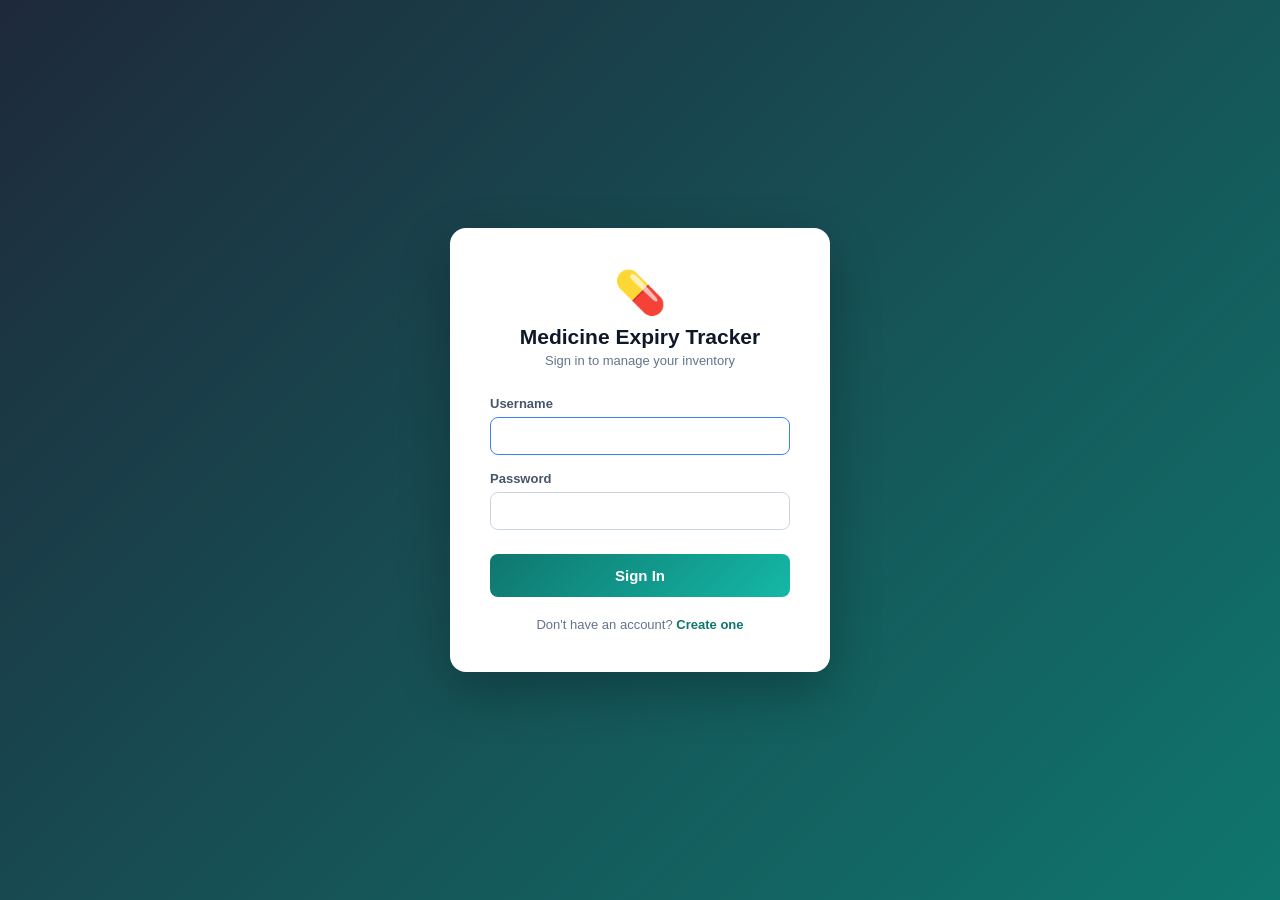
<file: frontend/index.html>
<!DOCTYPE html>
<html lang="en">
<head>
    <meta charset="UTF-8">
    <title>Medicine Expiry Tracker - Dashboard</title>
    <link rel="stylesheet" href="style.css">
</head>
<body>

    <nav>
        <h1>💊 Medicine Expiry Tracker</h1>
        <div class="nav-links">
            <a href="index.html" class="active">Dashboard</a>
            <div class="nav-user">
                <span class="nav-username">👤 <strong id="navUsername">...</strong></span>
                <button id="logoutBtn" class="logout-btn">Logout</button>
            </div>
        </div>
    </nav>

    <div class="container">
        <div class="page-header">
            <h2>Dashboard</h2>
        </div>

        <div id="banner" class="banner banner-error"></div>

        <div id="pharmacistIdWrap"></div>

        <div id="pendingAlert" class="pending-alert" style="display:none;">
            <span id="pendingAlertText"></span>
            <a href="admin-approvals.html" class="btn btn-sm" style="background:#92400e;">Review Requests</a>
        </div>

        <div class="stats-grid">
            <div class="stat-card stat-total">
                <h3>Total Medicines</h3>
                <p id="totalMedicines">–</p>
            </div>
            <div class="stat-card stat-total">
                <h3>Total Quantity</h3>
                <p id="totalQuantity">–</p>
            </div>
            <div class="stat-card stat-safe clickable" onclick="goToStatus('Safe')">
                <h3>Safe</h3>
                <p id="safeCount">–</p>
            </div>
            <div class="stat-card stat-soon clickable" onclick="goToStatus('Expiring Soon')">
                <h3>Expiring Soon</h3>
                <p id="soonCount">–</p>
            </div>
            <div class="stat-card stat-urgent clickable" onclick="goToStatus('Urgent')">
                <h3>Urgent</h3>
                <p id="urgentCount">–</p>
            </div>
            <div class="stat-card stat-expired clickable" onclick="goToStatus('Expired')">
                <h3>Expired</h3>
                <p id="expiredCount">–</p>
            </div>
        </div>

        <div class="action-row">
            <div class="action-card" onclick="window.location.href='report.html'">
                <div class="action-icon">📊</div>
                <div class="action-label">Report</div>
                <div class="action-desc">Charts & PDF export</div>
            </div>
            <div class="action-card" id="requestActionCard" onclick="window.location.href='request.html'">
                <div class="action-icon">🔄</div>
                <div class="action-label" id="requestActionLabel">Request</div>
                <div class="action-desc" id="requestActionDesc">Request stock from others</div>
            </div>
            <div class="action-card" id="viewMedicinesCard" onclick="window.location.href='view-medicines.html'">
                <div class="action-icon">📦</div>
                <div class="action-label">View Medicines</div>
                <div class="action-desc">Browse by category</div>
            </div>
            <div class="action-card" id="stockByUserCard" style="display:none;" onclick="window.location.href='admin-stock-by-user.html'">
                <div class="action-icon">👥</div>
                <div class="action-label">Stock by User</div>
                <div class="action-desc">View each pharmacist's inventory</div>
            </div>
        </div>
    </div>

    <script src="auth.js"></script>
    <script src="script.js"></script>
</body>
</html>
</file>
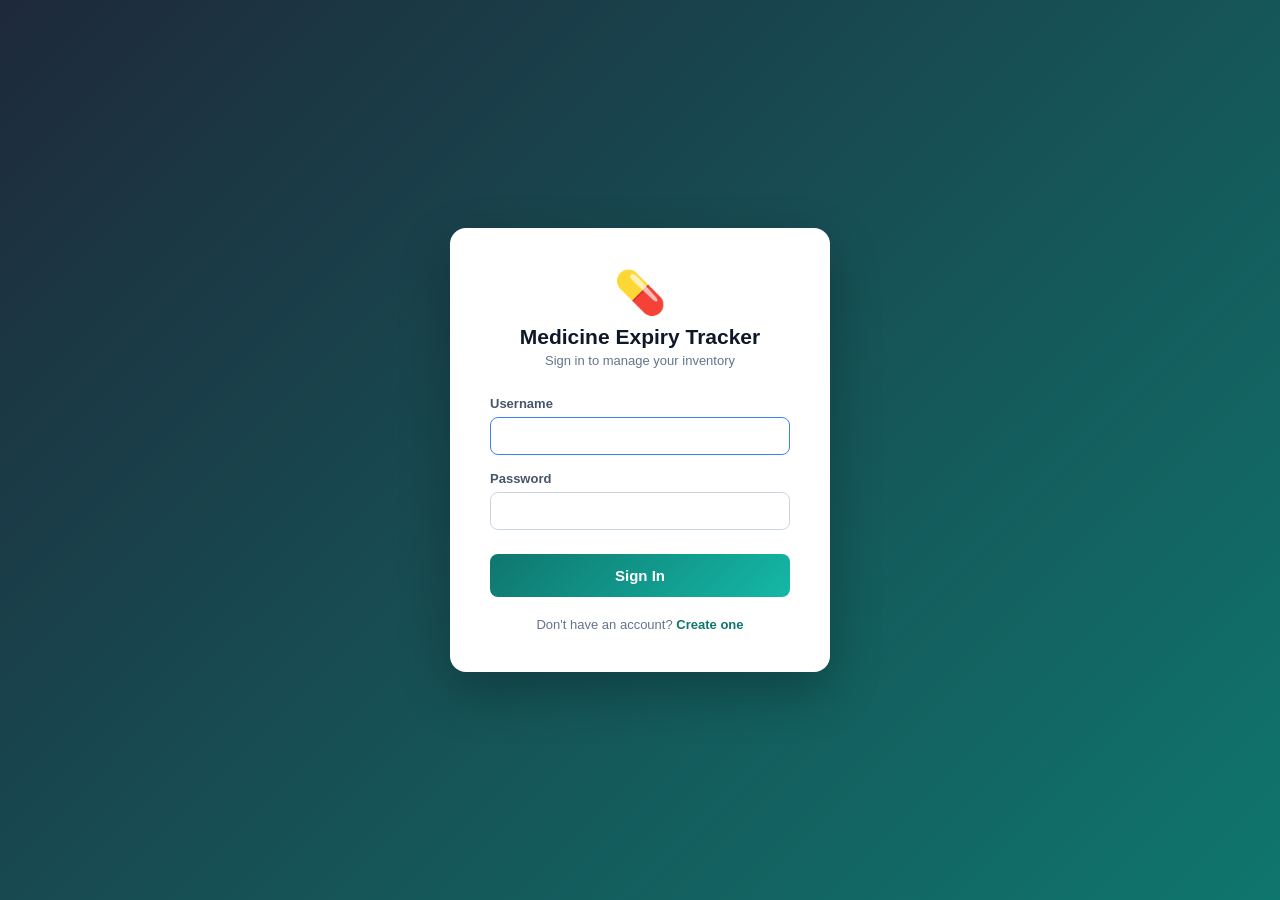
<file: frontend/admin-approvals.html>
<!DOCTYPE html>
<html lang="en">
<head>
    <meta charset="UTF-8">
    <title>Pending Approvals - Medicine Expiry Tracker</title>
    <link rel="stylesheet" href="style.css">
</head>
<body>

    <nav>
        <h1>💊 Medicine Expiry Tracker</h1>
        <div class="nav-links">
            <button id="backBtn" class="back-btn">← Back</button>
            <div class="nav-user">
                <span class="nav-username">👤 <strong id="navUsername">...</strong></span>
                <button id="logoutBtn" class="logout-btn">Logout</button>
            </div>
        </div>
    </nav>

    <div class="container">
        <div class="page-header">
            <h2>Registration Requests</h2>
        </div>
        <p style="color:#64748b; font-size:14px; margin-bottom:20px;">
            New pharmacists who register need your approval before they can log in. Approving assigns them a unique Pharmacist ID.
        </p>

        <div id="banner" class="banner banner-error"></div>

        <div id="pendingWrap"></div>
    </div>

    <script src="auth.js"></script>
    <script src="script.js"></script>
    <script src="admin-approvals.js"></script>
</body>
</html>
</file>
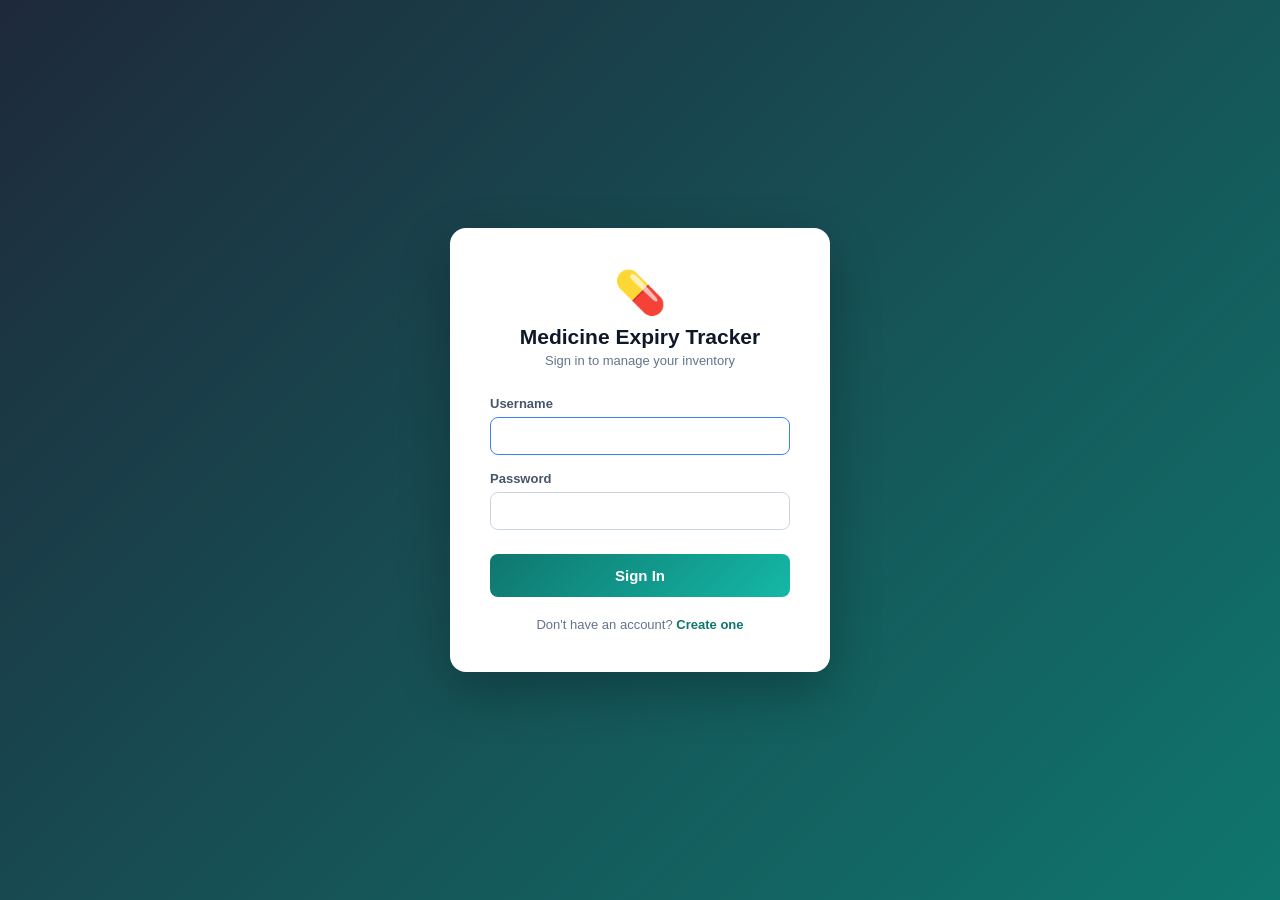
<file: frontend/admin-stock-by-user.html>
<!DOCTYPE html>
<html lang="en">
<head>
    <meta charset="UTF-8">
    <title>Stock by User - Medicine Expiry Tracker</title>
    <link rel="stylesheet" href="style.css">
</head>
<body>

    <nav>
        <h1>💊 Medicine Expiry Tracker</h1>
        <div class="nav-links">
            <button id="backBtn" class="back-btn">← Back</button>
            <div class="nav-user">
                <span class="nav-username">👤 <strong id="navUsername">...</strong></span>
                <button id="logoutBtn" class="logout-btn">Logout</button>
            </div>
        </div>
    </nav>

    <div class="container">
        <div class="page-header">
            <h2>Stock by User</h2>
        </div>
        <p style="color:#64748b; font-size:14px; margin-bottom:20px;">
            Overview of every pharmacist's inventory. Click a row to view their full medicine list.
        </p>

        <div id="banner" class="banner banner-error"></div>

        <div class="table-wrapper">
            <table>
                <thead>
                    <tr>
                        <th>Pharmacist ID</th>
                        <th>Name</th>
                        <th>City</th>
                        <th>Total Medicines</th>
                        <th>Total Qty</th>
                        <th>Safe</th>
                        <th>Expiring Soon</th>
                        <th>Urgent</th>
                        <th>Expired</th>
                    </tr>
                </thead>
                <tbody id="userStockTableBody">
                    <tr><td colspan="9" class="empty-state">Loading...</td></tr>
                </tbody>
            </table>
        </div>
    </div>

    <script src="auth.js"></script>
    <script src="script.js"></script>
    <script src="admin-stock-by-user.js"></script>
</body>
</html>
</file>
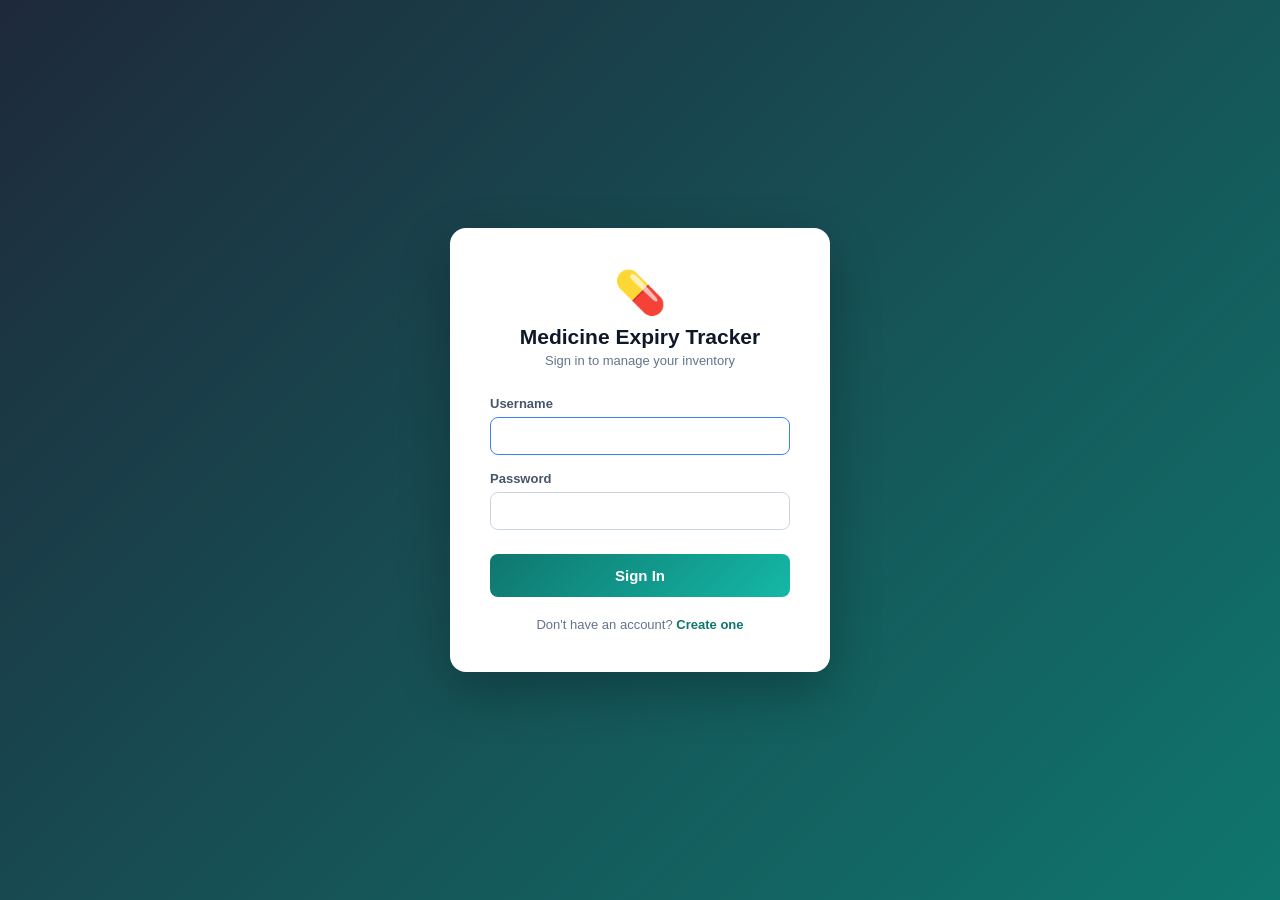
<file: frontend/category-medicines.html>
<!DOCTYPE html>
<html lang="en">
<head>
    <meta charset="UTF-8">
    <title>Category Medicines - Medicine Expiry Tracker</title>
    <link rel="stylesheet" href="style.css">
</head>
<body>

    <nav>
        <h1>💊 Medicine Expiry Tracker</h1>
        <div class="nav-links">
            <button id="backBtn" class="back-btn">← Back</button>
            <div class="nav-user">
                <span class="nav-username">👤 <strong id="navUsername">...</strong></span>
                <button id="logoutBtn" class="logout-btn">Logout</button>
            </div>
        </div>
    </nav>

    <div class="container">
        <div class="page-header">
            <h2 id="pageTitle">Category</h2>
            <div style="display:flex; gap:12px;">
                <input type="text" id="searchBox" class="search-input" placeholder="🔍 Search by name...">
                <button class="btn" onclick="openAddForm()">+ Add Medicine</button>
            </div>
        </div>

        <div id="banner" class="banner banner-error"></div>

        <div class="filter-pills" id="statusFilterPills">
            <div class="filter-pill active" data-status="">All</div>
            <div class="filter-pill" data-status="Safe">Safe</div>
            <div class="filter-pill" data-status="Expiring Soon">Expiring Soon</div>
            <div class="filter-pill" data-status="Urgent">Urgent</div>
            <div class="filter-pill" data-status="Expired">Expired</div>
        </div>

        <div class="table-wrapper">
            <table>
                <thead>
                    <tr>
                        <th>Name</th>
                        <th>Batch No</th>
                        <th>Quantity</th>
                        <th>Mfg Date</th>
                        <th>Expiry Date</th>
                        <th>Supplier</th>
                        <th>Status</th>
                        <th>Actions</th>
                    </tr>
                </thead>
                <tbody id="medicineTableBody">
                    <tr><td colspan="8" class="empty-state">Loading medicines...</td></tr>
                </tbody>
            </table>
        </div>
    </div>

    <!-- ===== Add/Edit Modal Form ===== -->
    <div id="formOverlay" class="modal-overlay">
        <div class="modal-box">
            <h3 id="formTitle">Add Medicine</h3>
            <form id="medicineForm">
                <input type="hidden" id="medId">
                <input type="hidden" id="medCategory" required>

                <div class="form-group">
                    <label>Category</label>
                    <div class="category-picker" id="categoryPicker"></div>
                </div>

                <div class="form-group">
                    <label>Medicine Name</label>
                    <input type="text" id="medName" required>
                </div>

                <div class="form-group">
                    <label>Batch Number</label>
                    <input type="text" id="medBatch" required>
                </div>

                <div class="form-group">
                    <label>Quantity</label>
                    <input type="number" id="medQuantity" required min="0">
                </div>

                <div class="form-group">
                    <label>Manufacturing Date</label>
                    <input type="date" id="medMfgDate" required>
                </div>

                <div class="form-group">
                    <label>Expiry Date</label>
                    <input type="date" id="medExpiryDate" required>
                </div>

                <div class="form-group">
                    <label>Supplier</label>
                    <input type="text" id="medSupplier">
                </div>

                <div class="modal-actions">
                    <button type="button" class="btn btn-cancel" onclick="closeForm()">Cancel</button>
                    <button type="submit" class="btn">Save</button>
                </div>
            </form>
        </div>
    </div>

    <script src="auth.js"></script>
    <script src="script.js"></script>
    <script src="category-medicines.js"></script>
</body>
</html>
</file>
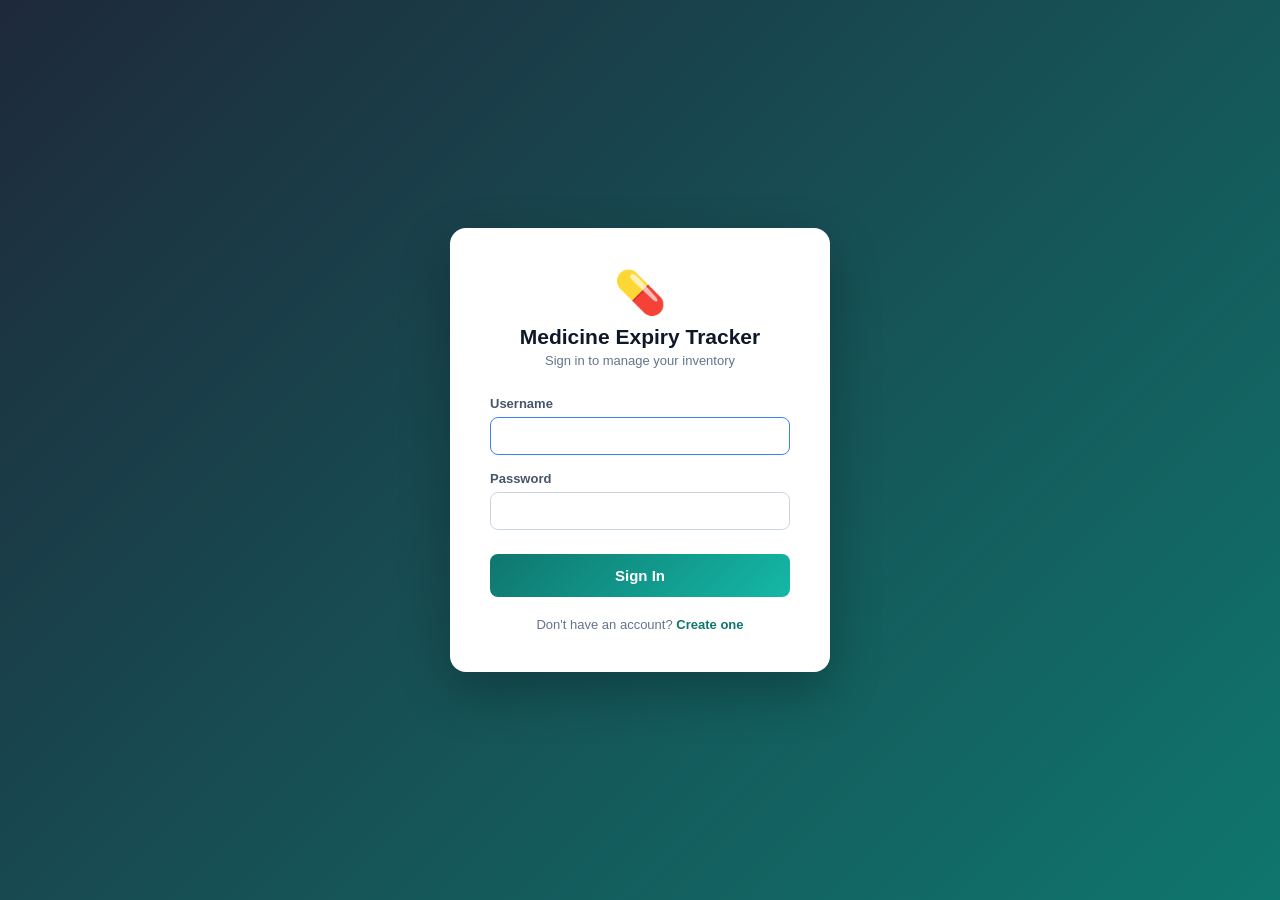
<file: frontend/login.html>
<!DOCTYPE html>
<html lang="en">
<head>
    <meta charset="UTF-8">
    <title>Login - Medicine Expiry Tracker</title>
    <link rel="stylesheet" href="style.css">
</head>
<body>

    <div class="auth-page">
        <div class="auth-card">
            <div class="auth-logo">💊</div>
            <h1>Medicine Expiry Tracker</h1>
            <p class="subtitle">Sign in to manage your inventory</p>

            <div id="banner" class="banner banner-error"></div>

            <form id="loginForm">
                <div class="form-group">
                    <label>Username</label>
                    <input type="text" id="username" required autofocus>
                </div>
                <div class="form-group">
                    <label>Password</label>
                    <input type="password" id="password" required>
                </div>
                <button type="submit" class="auth-submit">Sign In</button>
            </form>

            <p class="auth-switch">
                Don't have an account? <a href="register.html">Create one</a>
            </p>
        </div>
    </div>

    <script src="auth.js"></script>
    <script src="login.js"></script>
</body>
</html>
</file>
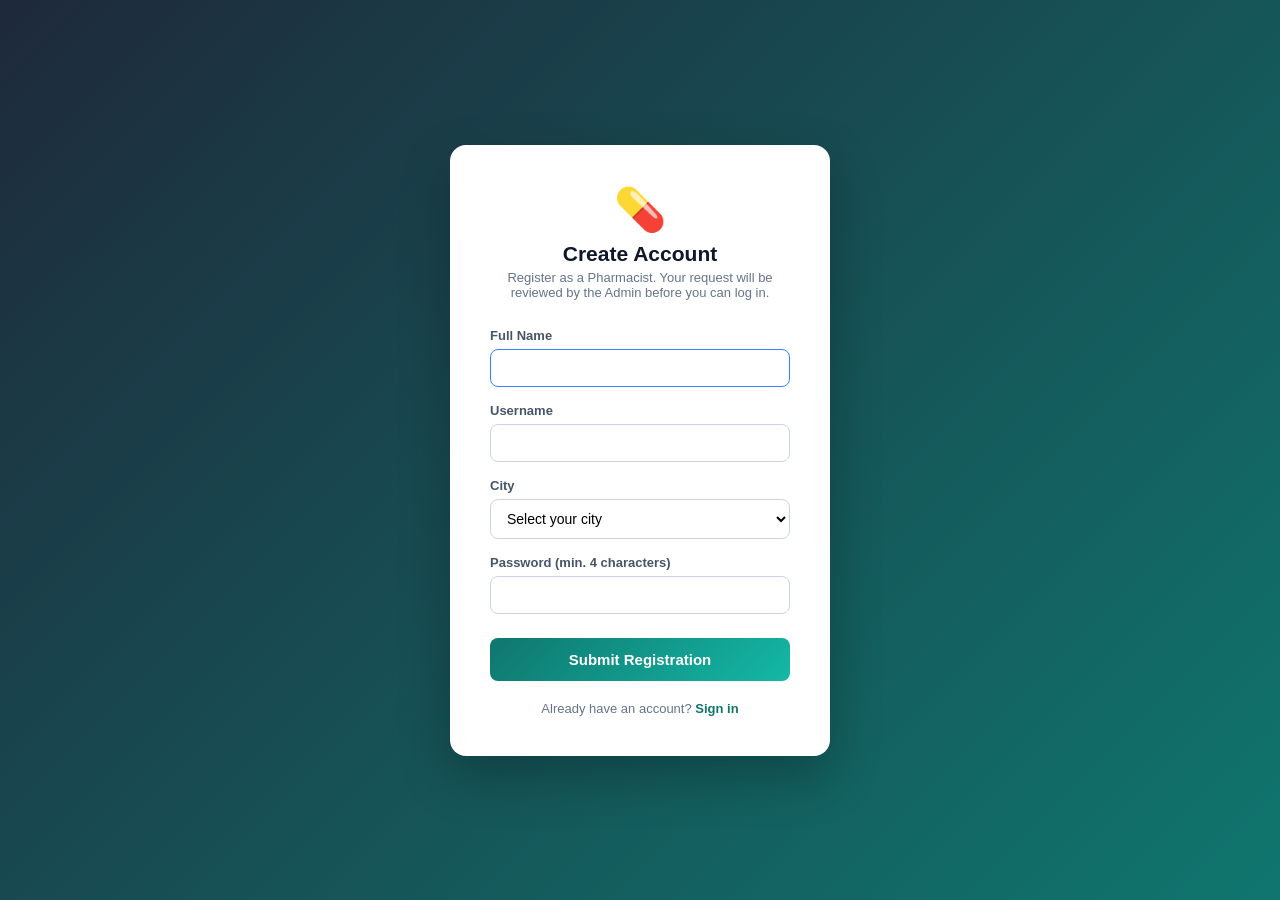
<file: frontend/register.html>
<!DOCTYPE html>
<html lang="en">
<head>
    <meta charset="UTF-8">
    <title>Create Account - Medicine Expiry Tracker</title>
    <link rel="stylesheet" href="style.css">
</head>
<body>

    <div class="auth-page">
        <div class="auth-card">
            <div class="auth-logo">💊</div>
            <h1>Create Account</h1>
            <p class="subtitle">Register as a Pharmacist. Your request will be reviewed by the Admin before you can log in.</p>

            <div id="banner" class="banner banner-error"></div>

            <form id="registerForm">
                <div class="form-group">
                    <label>Full Name</label>
                    <input type="text" id="fullName" autofocus>
                </div>
                <div class="form-group">
                    <label>Username</label>
                    <input type="text" id="username" required>
                </div>
                <div class="form-group">
                    <label>City</label>
                    <select id="city" required>
                        <option value="">Select your city</option>
                        <option value="Pune">Pune</option>
                        <option value="Mumbai">Mumbai</option>
                        <option value="Nashik">Nashik</option>
                        <option value="Nagpur">Nagpur</option>
                        <option value="Other">Other</option>
                    </select>
                </div>
                <div class="form-group">
                    <label>Password (min. 4 characters)</label>
                    <input type="password" id="password" required minlength="4">
                </div>
                <button type="submit" class="auth-submit">Submit Registration</button>
            </form>

            <p class="auth-switch">
                Already have an account? <a href="login.html">Sign in</a>
            </p>
        </div>
    </div>

    <script src="auth.js"></script>
    <script src="login.js"></script>
</body>
</html>
</file>
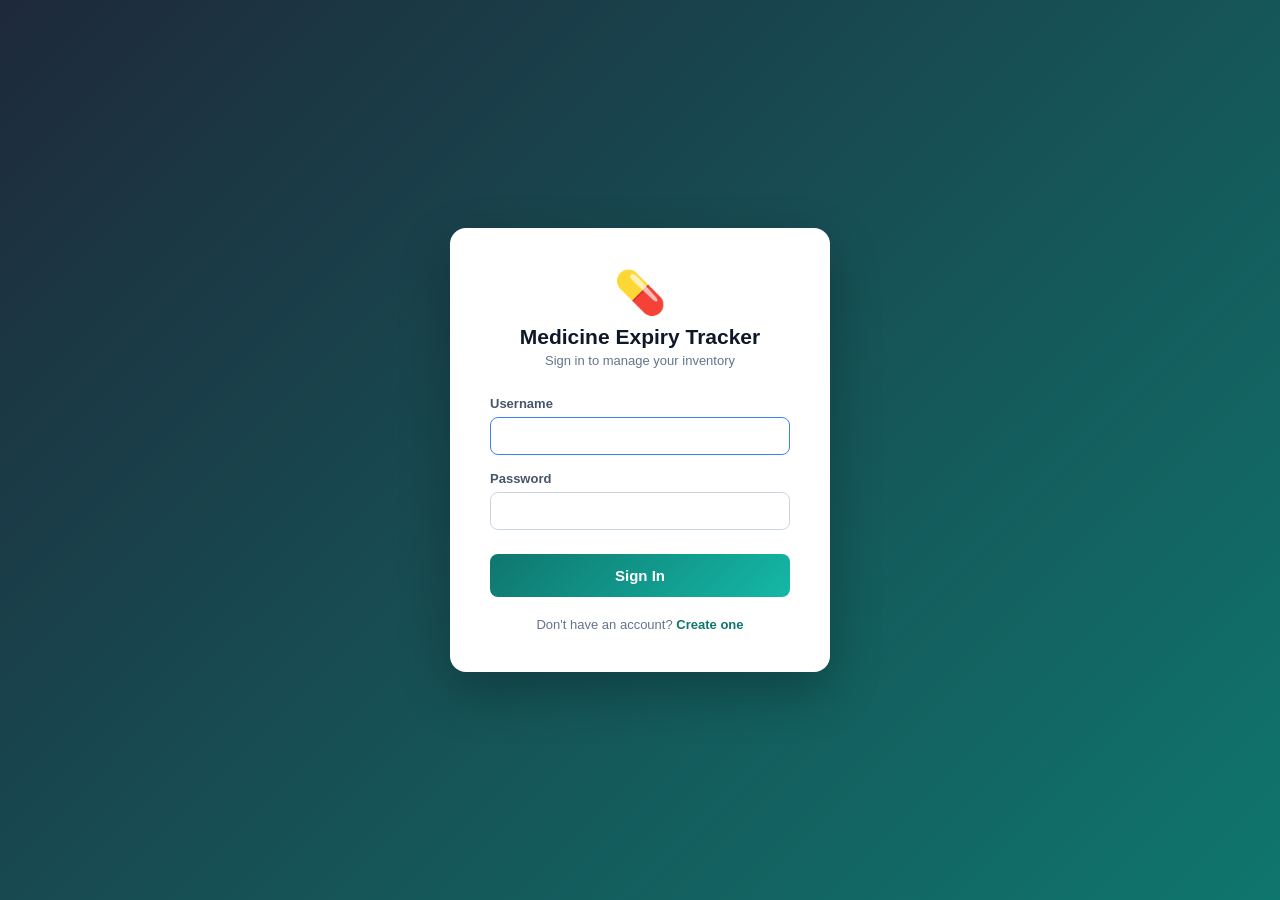
<file: frontend/request.html>
<!DOCTYPE html>
<html lang="en">
<head>
    <meta charset="UTF-8">
    <title>Request Stock - Medicine Expiry Tracker</title>
    <link rel="stylesheet" href="style.css">
</head>
<body>

    <nav>
        <h1>💊 Medicine Expiry Tracker</h1>
        <div class="nav-links">
            <button id="backBtn" class="back-btn">← Back</button>
            <div class="nav-user">
                <span class="nav-username">👤 <strong id="navUsername">...</strong></span>
                <button id="logoutBtn" class="logout-btn">Logout</button>
            </div>
        </div>
    </nav>

    <div class="container">
        <div class="page-header">
            <h2>Request Stock</h2>
        </div>

        <div id="banner" class="banner banner-error"></div>

        <div class="section-title">1. Select City</div>
        <div id="cityGrid" class="city-grid"></div>

        <div id="pharmacistSection" style="display:none;">
            <div class="section-title">2. Select Pharmacist</div>
            <div class="table-wrapper" style="margin-bottom:24px;">
                <table>
                    <thead>
                        <tr><th>Pharmacist ID</th><th>Name</th><th>City</th><th></th></tr>
                    </thead>
                    <tbody id="pharmacistTableBody"></tbody>
                </table>
            </div>
        </div>

        <!-- ===== Send Request Modal ===== -->
        <div id="formOverlay" class="modal-overlay">
            <div class="modal-box">
                <h3>Send Stock Request</h3>
                <p style="font-size:13px; color:#64748b; margin-bottom:16px;">To: <strong id="targetPharmacistLabel"></strong></p>
                <form id="requestForm">
                    <input type="hidden" id="targetPharmacistId">
                    <div class="form-group">
                        <label>Medicine Name</label>
                        <input type="text" id="reqMedicineName" required>
                    </div>
                    <div class="form-group">
                        <label>Quantity Needed</label>
                        <input type="number" id="reqQuantity" required min="1">
                    </div>
                    <div class="modal-actions">
                        <button type="button" class="btn btn-cancel" onclick="closeRequestForm()">Cancel</button>
                        <button type="submit" class="btn">Send Request</button>
                    </div>
                </form>
            </div>
        </div>

        <div class="section-title">Requests Sent by You</div>
        <div id="sentRequestsWrap"></div>

        <div class="section-title">Requests Received</div>
        <div id="receivedRequestsWrap"></div>
    </div>

    <script src="auth.js"></script>
    <script src="script.js"></script>
    <script src="request.js"></script>
</body>
</html>
</file>
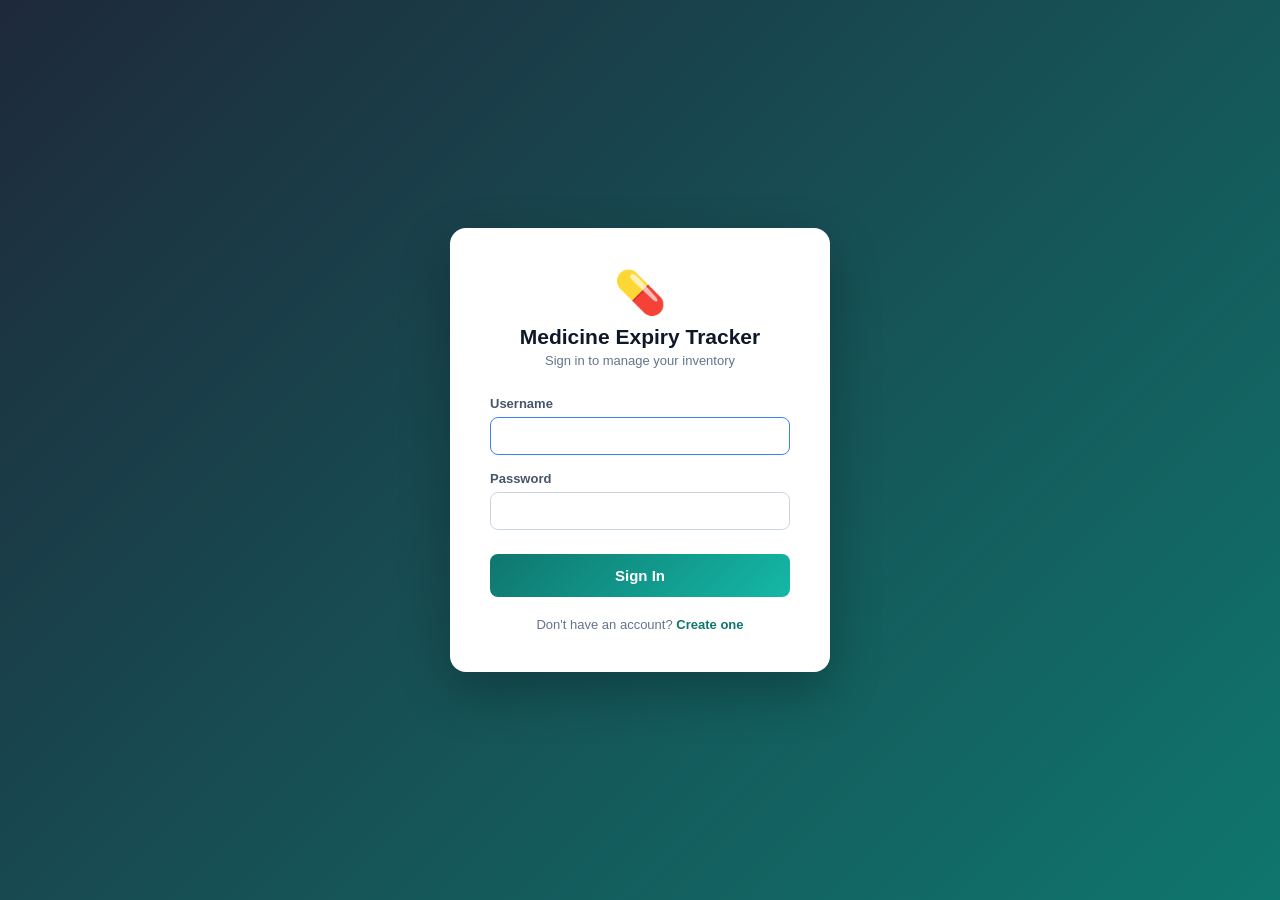
<file: frontend/status-medicines.html>
<!DOCTYPE html>
<html lang="en">
<head>
    <meta charset="UTF-8">
    <title>Medicines - Medicine Expiry Tracker</title>
    <link rel="stylesheet" href="style.css">
</head>
<body>

    <nav>
        <h1>💊 Medicine Expiry Tracker</h1>
        <div class="nav-links">
            <button id="backBtn" class="back-btn">← Back</button>
            <div class="nav-user">
                <span class="nav-username">👤 <strong id="navUsername">...</strong></span>
                <button id="logoutBtn" class="logout-btn">Logout</button>
            </div>
        </div>
    </nav>

    <div class="container">
        <div class="page-header">
            <h2 id="pageTitle">Medicines</h2>
        </div>

        <div id="banner" class="banner banner-error"></div>

        <div id="sectionsWrap"></div>
    </div>

    <script src="auth.js"></script>
    <script src="script.js"></script>
    <script src="status-medicines.js"></script>
</body>
</html>
</file>
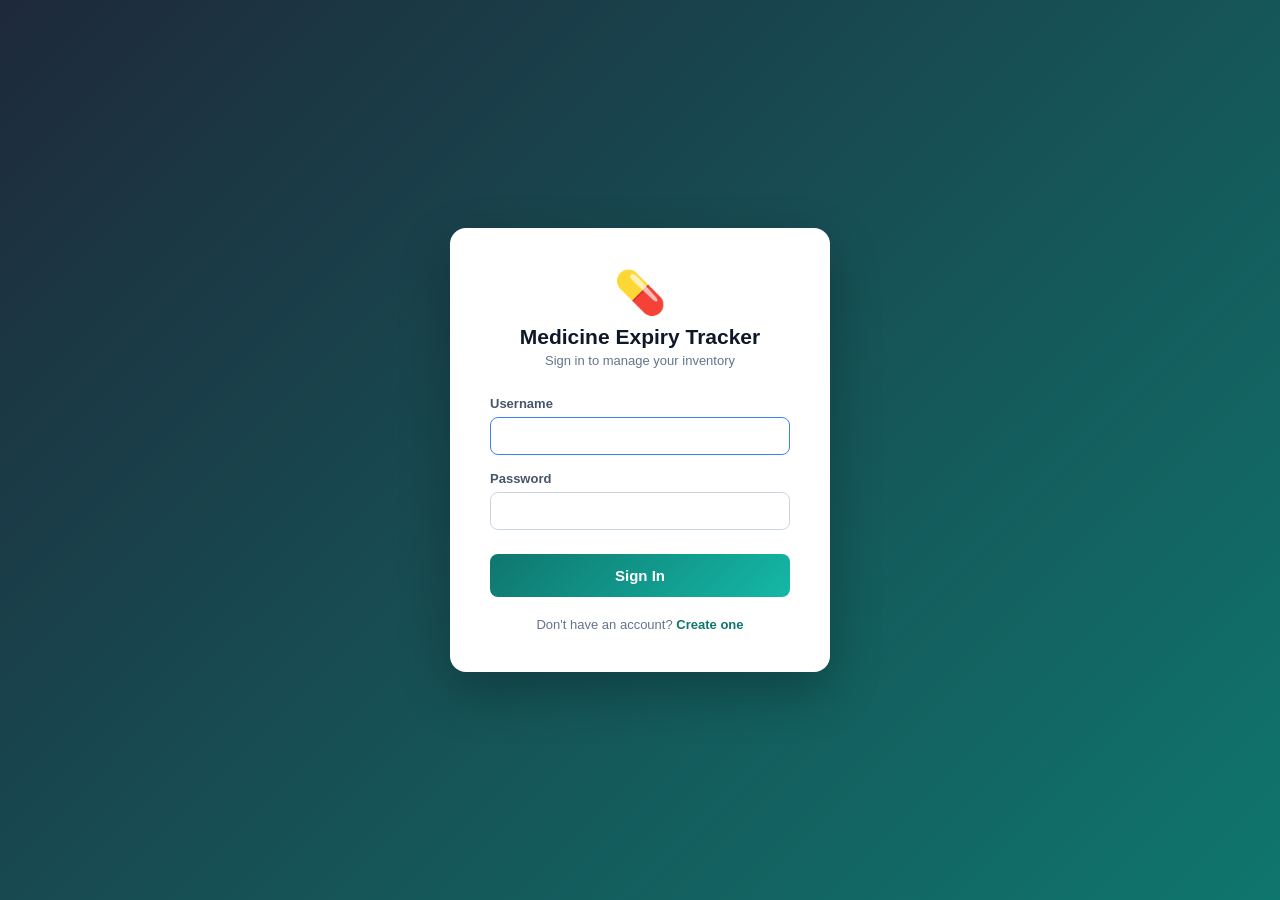
<file: frontend/view-medicines.html>
<!DOCTYPE html>
<html lang="en">
<head>
    <meta charset="UTF-8">
    <title>View Medicines - Medicine Expiry Tracker</title>
    <link rel="stylesheet" href="style.css">
</head>
<body>

    <nav>
        <h1>💊 Medicine Expiry Tracker</h1>
        <div class="nav-links">
            <button id="backBtn" class="back-btn">← Back</button>
            <div class="nav-user">
                <span class="nav-username">👤 <strong id="navUsername">...</strong></span>
                <button id="logoutBtn" class="logout-btn">Logout</button>
            </div>
        </div>
    </nav>

    <div class="container">
        <div class="page-header">
            <h2>View Medicines by Category</h2>
        </div>

        <div id="banner" class="banner banner-error"></div>

        <div id="categoryGrid" class="category-grid"></div>
    </div>

    <script src="auth.js"></script>
    <script src="script.js"></script>
    <script src="view-medicines.js"></script>
</body>
</html>
</file>
<file: frontend/style.css>
* {
    margin: 0;
    padding: 0;
    box-sizing: border-box;
    font-family: 'Segoe UI', Arial, sans-serif;
}

body {
    background-color: #eef1f5;
    color: #1e293b;
}

/* ===== Auth pages (login/register) ===== */
.auth-page {
    min-height: 100vh;
    display: flex;
    align-items: center;
    justify-content: center;
    background: linear-gradient(135deg, #1e293b 0%, #0f766e 100%);
    padding: 20px;
}

.auth-card {
    background: white;
    border-radius: 16px;
    padding: 40px;
    width: 380px;
    max-width: 100%;
    box-shadow: 0 20px 50px rgba(0,0,0,0.25);
}

.auth-logo {
    text-align: center;
    font-size: 42px;
    margin-bottom: 8px;
}

.auth-card h1 {
    text-align: center;
    font-size: 21px;
    color: #0f172a;
    margin-bottom: 4px;
}

.auth-card .subtitle {
    text-align: center;
    font-size: 13px;
    color: #64748b;
    margin-bottom: 28px;
}

.auth-card .form-group {
    margin-bottom: 16px;
}

.auth-card .form-group label {
    display: block;
    font-size: 13px;
    font-weight: 600;
    color: #475569;
    margin-bottom: 6px;
}

.auth-card input {
    width: 100%;
    padding: 12px 14px;
    border: 1px solid #cbd5e1;
    border-radius: 8px;
    font-size: 14px;
    outline: none;
    transition: border 0.15s ease;
}

.auth-card input:focus {
    border-color: #0f766e;
}

.auth-submit {
    width: 100%;
    background: linear-gradient(135deg, #0f766e, #14b8a6);
    color: white;
    border: none;
    padding: 13px;
    border-radius: 8px;
    font-size: 15px;
    font-weight: 600;
    cursor: pointer;
    margin-top: 8px;
    transition: opacity 0.15s ease;
}

.auth-submit:hover {
    opacity: 0.9;
}

.auth-switch {
    text-align: center;
    margin-top: 20px;
    font-size: 13px;
    color: #64748b;
}

.auth-switch a {
    color: #0f766e;
    font-weight: 600;
    text-decoration: none;
    cursor: pointer;
}

.auth-switch a:hover {
    text-decoration: underline;
}

/* ===== Navbar ===== */
nav {
    background: linear-gradient(135deg, #1e293b, #334155);
    color: white;
    padding: 18px 32px;
    display: flex;
    justify-content: space-between;
    align-items: center;
    box-shadow: 0 2px 8px rgba(0,0,0,0.15);
}

nav h1 {
    font-size: 21px;
    font-weight: 600;
    letter-spacing: 0.3px;
}

.nav-links {
    display: flex;
    align-items: center;
    gap: 4px;
}

nav a {
    color: #cbd5e1;
    text-decoration: none;
    margin-left: 24px;
    font-size: 14px;
    font-weight: 500;
    padding: 6px 4px;
    border-bottom: 2px solid transparent;
    transition: all 0.2s ease;
}

nav a:hover,
nav a.active {
    color: white;
    border-bottom: 2px solid #38bdf8;
}

.nav-user {
    display: flex;
    align-items: center;
    gap: 14px;
    margin-left: 28px;
    padding-left: 24px;
    border-left: 1px solid #475569;
}

.nav-username {
    font-size: 13px;
    color: #94a3b8;
}

.nav-username strong {
    color: white;
}

.logout-btn {
    background: rgba(255,255,255,0.1);
    color: white;
    border: 1px solid rgba(255,255,255,0.2);
    padding: 6px 14px;
    border-radius: 6px;
    font-size: 13px;
    cursor: pointer;
    transition: background 0.15s ease;
}

.logout-btn:hover {
    background: rgba(255,255,255,0.2);
}

.container {
    padding: 32px;
    max-width: 1200px;
    margin: 0 auto;
}

.page-header {
    display: flex;
    justify-content: space-between;
    align-items: center;
    margin-bottom: 24px;
    flex-wrap: wrap;
    gap: 12px;
}

.page-header h2 {
    font-size: 24px;
    font-weight: 600;
    color: #0f172a;
}

.section-title {
    font-size: 15px;
    font-weight: 600;
    color: #475569;
    margin: 28px 0 14px;
    text-transform: uppercase;
    letter-spacing: 0.4px;
}

/* ===== Stat cards ===== */
.stats-grid {
    display: grid;
    grid-template-columns: repeat(auto-fit, minmax(180px, 1fr));
    gap: 18px;
    margin-bottom: 8px;
}

.stat-card {
    background: white;
    border-radius: 12px;
    padding: 22px;
    box-shadow: 0 1px 4px rgba(0,0,0,0.08);
    border-top: 4px solid #ccc;
    transition: transform 0.15s ease, box-shadow 0.15s ease;
}

.stat-card:hover {
    transform: translateY(-3px);
    box-shadow: 0 6px 16px rgba(0,0,0,0.1);
}

.stat-card h3 {
    font-size: 12px;
    text-transform: uppercase;
    letter-spacing: 0.5px;
    color: #64748b;
    margin-bottom: 10px;
    font-weight: 600;
}

.stat-card p {
    font-size: 30px;
    font-weight: 700;
    color: #0f172a;
}

.stat-total { border-top-color: #3b82f6; }
.stat-safe { border-top-color: #22c55e; }
.stat-soon { border-top-color: #eab308; }
.stat-urgent { border-top-color: #f97316; }
.stat-expired { border-top-color: #ef4444; }

/* ===== Category cards ===== */
.category-grid {
    display: grid;
    grid-template-columns: repeat(auto-fill, minmax(130px, 1fr));
    gap: 14px;
    margin-bottom: 28px;
}

.category-card {
    background: white;
    border-radius: 12px;
    padding: 18px 12px;
    text-align: center;
    cursor: pointer;
    box-shadow: 0 1px 4px rgba(0,0,0,0.08);
    border: 2px solid transparent;
    transition: all 0.15s ease;
}

.category-card:hover {
    transform: translateY(-3px);
    box-shadow: 0 6px 16px rgba(0,0,0,0.12);
}

.category-card.selected {
    border-color: #0f766e;
    background: #f0fdfa;
}

.category-icon {
    font-size: 28px;
    margin-bottom: 8px;
}

.category-name {
    font-size: 13px;
    font-weight: 600;
    color: #334155;
}

.category-count {
    font-size: 11px;
    color: #94a3b8;
    margin-top: 2px;
}

/* ===== Table ===== */
.table-wrapper {
    background: white;
    border-radius: 12px;
    box-shadow: 0 1px 4px rgba(0,0,0,0.08);
    overflow: hidden;
    overflow-x: auto;
}

table {
    width: 100%;
    border-collapse: collapse;
}

th, td {
    text-align: left;
    padding: 14px 18px;
    font-size: 14px;
    white-space: nowrap;
}

thead th {
    background-color: #1e293b;
    color: white;
    font-weight: 600;
    font-size: 12px;
    text-transform: uppercase;
    letter-spacing: 0.4px;
}

tbody tr {
    border-bottom: 1px solid #f1f5f9;
    transition: background 0.15s ease;
}

tbody tr:hover {
    background-color: #f8fafc;
}

tbody tr:last-child {
    border-bottom: none;
}

.category-tag {
    background: #f1f5f9;
    color: #475569;
    padding: 4px 10px;
    border-radius: 6px;
    font-size: 12px;
    font-weight: 500;
}

/* ===== Status badges ===== */
.status {
    padding: 5px 12px;
    border-radius: 999px;
    font-size: 12px;
    color: white;
    font-weight: 600;
    display: inline-block;
    letter-spacing: 0.2px;
}

.status-safe { background-color: #22c55e; }
.status-expiring-soon { background-color: #eab308; color: #422006; }
.status-urgent { background-color: #f97316; }
.status-expired { background-color: #ef4444; }

/* ===== Buttons ===== */
.btn {
    background-color: #3b82f6;
    color: white;
    border: none;
    padding: 10px 18px;
    border-radius: 8px;
    cursor: pointer;
    font-size: 14px;
    font-weight: 500;
    text-decoration: none;
    display: inline-block;
    transition: background 0.15s ease, transform 0.1s ease;
}

.btn:hover {
    background-color: #2563eb;
}

.btn:active {
    transform: scale(0.97);
}

.btn-sm {
    padding: 6px 12px;
    font-size: 12px;
    border-radius: 6px;
    margin-right: 6px;
}

.btn-edit {
    background-color: #64748b;
}
.btn-edit:hover {
    background-color: #475569;
}

.btn-delete {
    background-color: #ef4444;
}
.btn-delete:hover {
    background-color: #dc2626;
}

.btn-cancel {
    background-color: #e2e8f0;
    color: #334155;
}
.btn-cancel:hover {
    background-color: #cbd5e1;
}

.btn-clear {
    background: none;
    color: #0f766e;
    padding: 6px 10px;
    font-size: 12px;
    text-decoration: underline;
}
.btn-clear:hover {
    background: none;
    color: #115e59;
}

/* ===== Search box ===== */
.search-input {
    padding: 10px 14px;
    border: 1px solid #cbd5e1;
    border-radius: 8px;
    width: 240px;
    font-size: 14px;
    outline: none;
    transition: border 0.15s ease;
}

.search-input:focus {
    border-color: #3b82f6;
}

/* ===== Modal ===== */
.modal-overlay {
    display: none;
    position: fixed;
    top: 0; left: 0;
    width: 100%; height: 100%;
    background: rgba(15, 23, 42, 0.55);
    align-items: center;
    justify-content: center;
    z-index: 100;
    padding: 20px;
}

.modal-box {
    background: white;
    padding: 28px;
    border-radius: 14px;
    width: 460px;
    max-width: 100%;
    box-shadow: 0 12px 32px rgba(0,0,0,0.25);
    max-height: 90vh;
    overflow-y: auto;
}

.modal-box h3 {
    margin-bottom: 20px;
    font-size: 19px;
    color: #0f172a;
}

.form-group {
    margin-bottom: 14px;
}

.form-group label {
    display: block;
    font-size: 13px;
    font-weight: 600;
    color: #475569;
    margin-bottom: 6px;
}

.form-group input,
.form-group select {
    width: 100%;
    padding: 10px 12px;
    border: 1px solid #cbd5e1;
    border-radius: 8px;
    font-size: 14px;
    outline: none;
    transition: border 0.15s ease;
    background: white;
}

.form-group input:focus,
.form-group select:focus {
    border-color: #3b82f6;
}

/* ===== Category picker inside the Add/Edit form ===== */
.category-picker {
    display: grid;
    grid-template-columns: repeat(4, 1fr);
    gap: 8px;
}

.category-pick-btn {
    background: #f8fafc;
    border: 2px solid #e2e8f0;
    border-radius: 8px;
    padding: 10px 4px;
    text-align: center;
    cursor: pointer;
    font-size: 11px;
    color: #475569;
    transition: all 0.15s ease;
}

.category-pick-btn .icon {
    font-size: 18px;
    display: block;
    margin-bottom: 4px;
}

.category-pick-btn:hover {
    border-color: #94a3b8;
}

.category-pick-btn.active {
    border-color: #0f766e;
    background: #f0fdfa;
    color: #0f766e;
    font-weight: 600;
}

.modal-actions {
    display: flex;
    gap: 10px;
    justify-content: flex-end;
    margin-top: 18px;
}

/* ===== Empty state ===== */
.empty-state {
    text-align: center;
    padding: 40px 20px;
    color: #94a3b8;
    font-size: 14px;
}

/* ===== Error / status banner ===== */
.banner {
    display: none;
    padding: 12px 18px;
    border-radius: 8px;
    margin-bottom: 20px;
    font-size: 14px;
    font-weight: 500;
}

.banner-error {
    background-color: #fee2e2;
    color: #991b1b;
    border: 1px solid #fecaca;
}

.banner-success {
    background-color: #dcfce7;
    color: #166534;
    border: 1px solid #bbf7d0;
}

/* ===== Low stock badge ===== */
.low-stock {
    color: #dc2626;
    font-weight: 700;
}

/* ===== Back button ===== */
.back-btn {
    background: none;
    border: 1px solid #cbd5e1;
    color: #334155;
    padding: 7px 14px;
    border-radius: 8px;
    font-size: 13px;
    cursor: pointer;
    margin-right: 14px;
    transition: background 0.15s ease;
}
.back-btn:hover {
    background: #f1f5f9;
}

/* ===== Action buttons row (dashboard) ===== */
.action-row {
    display: grid;
    grid-template-columns: repeat(auto-fit, minmax(180px, 1fr));
    gap: 16px;
    margin: 28px 0;
}

.action-card {
    background: white;
    border-radius: 12px;
    padding: 24px 18px;
    text-align: center;
    cursor: pointer;
    box-shadow: 0 1px 4px rgba(0,0,0,0.08);
    border: 1px solid #eef0f3;
    transition: all 0.15s ease;
}
.action-card:hover {
    transform: translateY(-3px);
    box-shadow: 0 8px 20px rgba(0,0,0,0.1);
    border-color: #0f766e;
}
.action-card .action-icon {
    font-size: 32px;
    margin-bottom: 10px;
}
.action-card .action-label {
    font-size: 15px;
    font-weight: 600;
    color: #1e293b;
}
.action-card .action-desc {
    font-size: 12px;
    color: #94a3b8;
    margin-top: 4px;
}

/* Stat cards clickable */
.stat-card.clickable {
    cursor: pointer;
}

/* ===== Pending badge / role badge ===== */
.badge-pending {
    background: #fef9c3;
    color: #854d0e;
    padding: 3px 10px;
    border-radius: 999px;
    font-size: 11px;
    font-weight: 600;
}
.badge-approved {
    background: #dcfce7;
    color: #166534;
    padding: 3px 10px;
    border-radius: 999px;
    font-size: 11px;
    font-weight: 600;
}
.badge-rejected {
    background: #fee2e2;
    color: #991b1b;
    padding: 3px 10px;
    border-radius: 999px;
    font-size: 11px;
    font-weight: 600;
}
.badge-role-admin {
    background: #ede9fe;
    color: #5b21b6;
    padding: 3px 10px;
    border-radius: 999px;
    font-size: 11px;
    font-weight: 700;
    letter-spacing: 0.3px;
}

/* ===== Approval / request cards (list of items with actions) ===== */
.item-card {
    background: white;
    border-radius: 12px;
    padding: 18px 20px;
    margin-bottom: 12px;
    box-shadow: 0 1px 4px rgba(0,0,0,0.06);
    display: flex;
    justify-content: space-between;
    align-items: center;
    flex-wrap: wrap;
    gap: 12px;
}
.item-card .item-info h4 {
    font-size: 15px;
    color: #0f172a;
    margin-bottom: 4px;
}
.item-card .item-info p {
    font-size: 12px;
    color: #64748b;
}
.item-card .item-actions {
    display: flex;
    gap: 8px;
}

.btn-approve {
    background-color: #22c55e;
}
.btn-approve:hover { background-color: #16a34a; }

.btn-reject {
    background-color: #ef4444;
}
.btn-reject:hover { background-color: #dc2626;}

/* ===== Pharmacist ID display ===== */
.pharmacist-id-tag {
    background: #f0fdfa;
    border: 1px solid #99f6e4;
    color: #0f766e;
    padding: 8px 16px;
    border-radius: 8px;
    font-size: 13px;
    font-weight: 600;
    display: inline-block;
    margin-bottom: 20px;
}

/* ===== City picker ===== */
.city-grid {
    display: grid;
    grid-template-columns: repeat(auto-fill, minmax(120px, 1fr));
    gap: 12px;
    margin-bottom: 24px;
}
.city-card {
    background: white;
    border: 2px solid transparent;
    border-radius: 10px;
    padding: 16px;
    text-align: center;
    cursor: pointer;
    box-shadow: 0 1px 4px rgba(0,0,0,0.08);
    font-weight: 600;
    color: #334155;
    transition: all 0.15s ease;
}
.city-card:hover { transform: translateY(-2px); }
.city-card.selected {
    border-color: #0f766e;
    background: #f0fdfa;
    color: #0f766e;
}

/* ===== Filter pills (status filter on category list) ===== */
.filter-pills {
    display: flex;
    gap: 10px;
    margin-bottom: 20px;
    flex-wrap: wrap;
}
.filter-pill {
    padding: 8px 16px;
    border-radius: 999px;
    font-size: 13px;
    font-weight: 600;
    border: 1px solid #cbd5e1;
    background: white;
    color: #475569;
    cursor: pointer;
    transition: all 0.15s ease;
}
.filter-pill:hover { background: #f8fafc; }
.filter-pill.active {
    background: #1e293b;
    color: white;
    border-color: #1e293b;
}

/* ===== Chart containers (report page) ===== */
.chart-grid {
    display: grid;
    grid-template-columns: repeat(auto-fit, minmax(320px, 1fr));
    gap: 20px;
    margin-bottom: 24px;
}
.chart-box {
    background: white;
    border-radius: 12px;
    padding: 20px;
    box-shadow: 0 1px 4px rgba(0,0,0,0.08);
}
.chart-box h3 {
    font-size: 14px;
    color: #475569;
    margin-bottom: 14px;
    text-transform: uppercase;
    letter-spacing: 0.4px;
}

/* ===== Section grouping (status-filtered medicine lists by category) ===== */
.category-section {
    margin-bottom: 28px;
}
.category-section-title {
    font-size: 15px;
    font-weight: 700;
    color: #0f172a;
    margin-bottom: 10px;
    display: flex;
    align-items: center;
    gap: 8px;
}
.category-section-count {
    font-size: 12px;
    font-weight: 500;
    color: #94a3b8;
}

/* ===== Approve pending banner on dashboard for admin ===== */
.pending-alert {
    background: #fffbeb;
    border: 1px solid #fde68a;
    color: #92400e;
    padding: 14px 18px;
    border-radius: 10px;
    margin-bottom: 20px;
    font-size: 14px;
    display: flex;
    justify-content: space-between;
    align-items: center;
    flex-wrap: wrap;
    gap: 10px;
}
</file>
